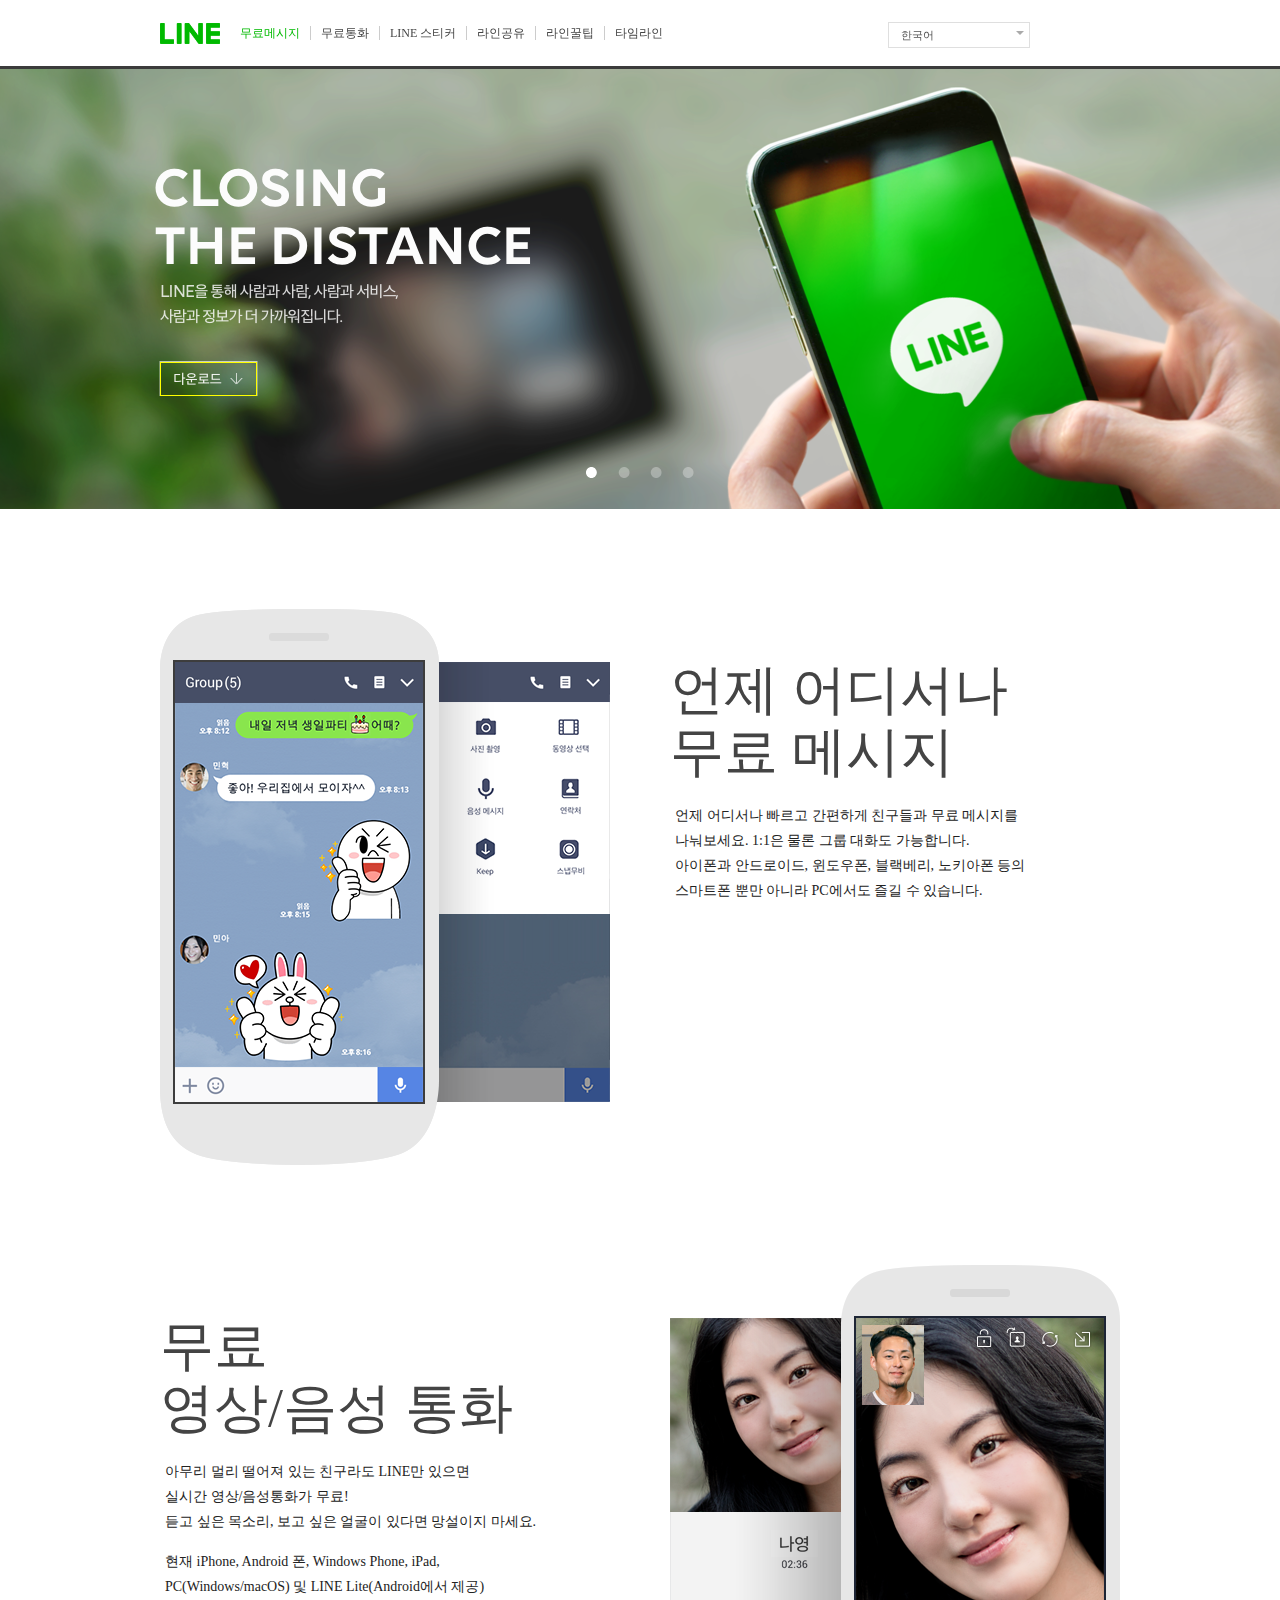
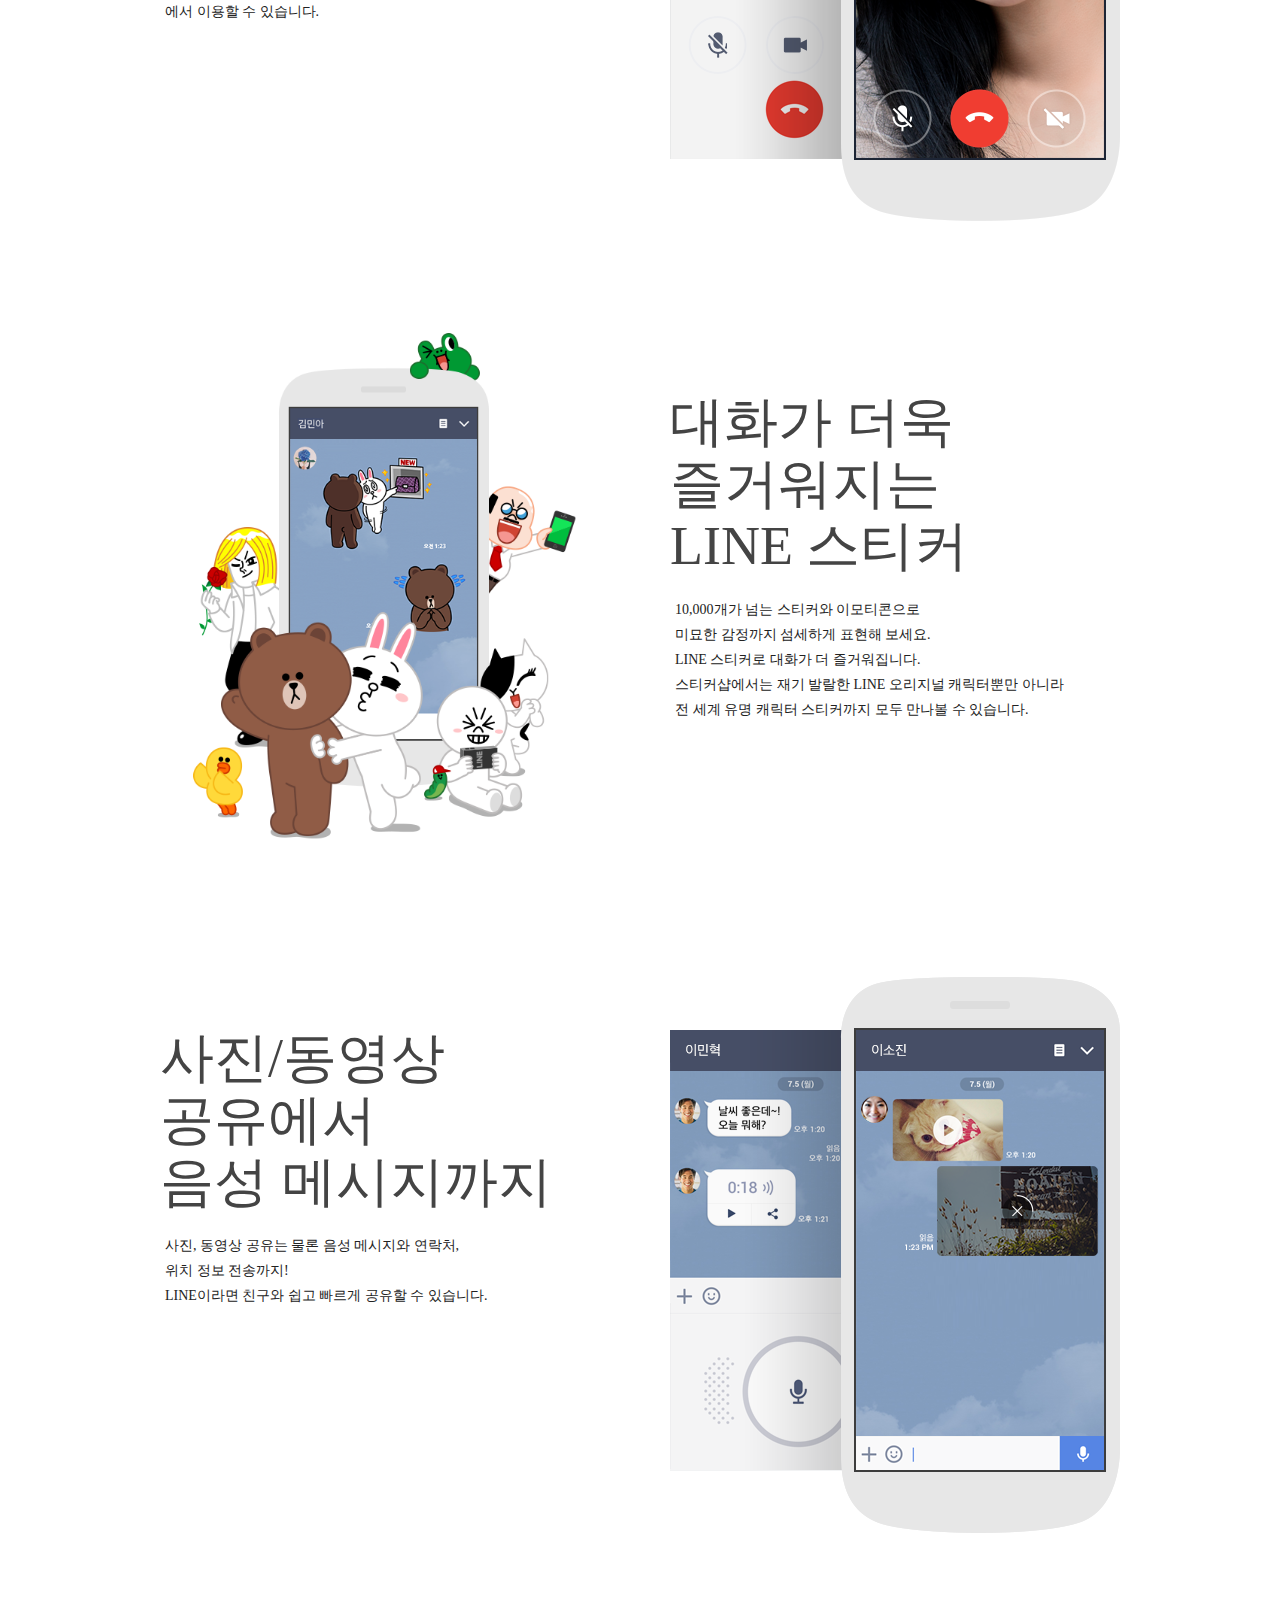
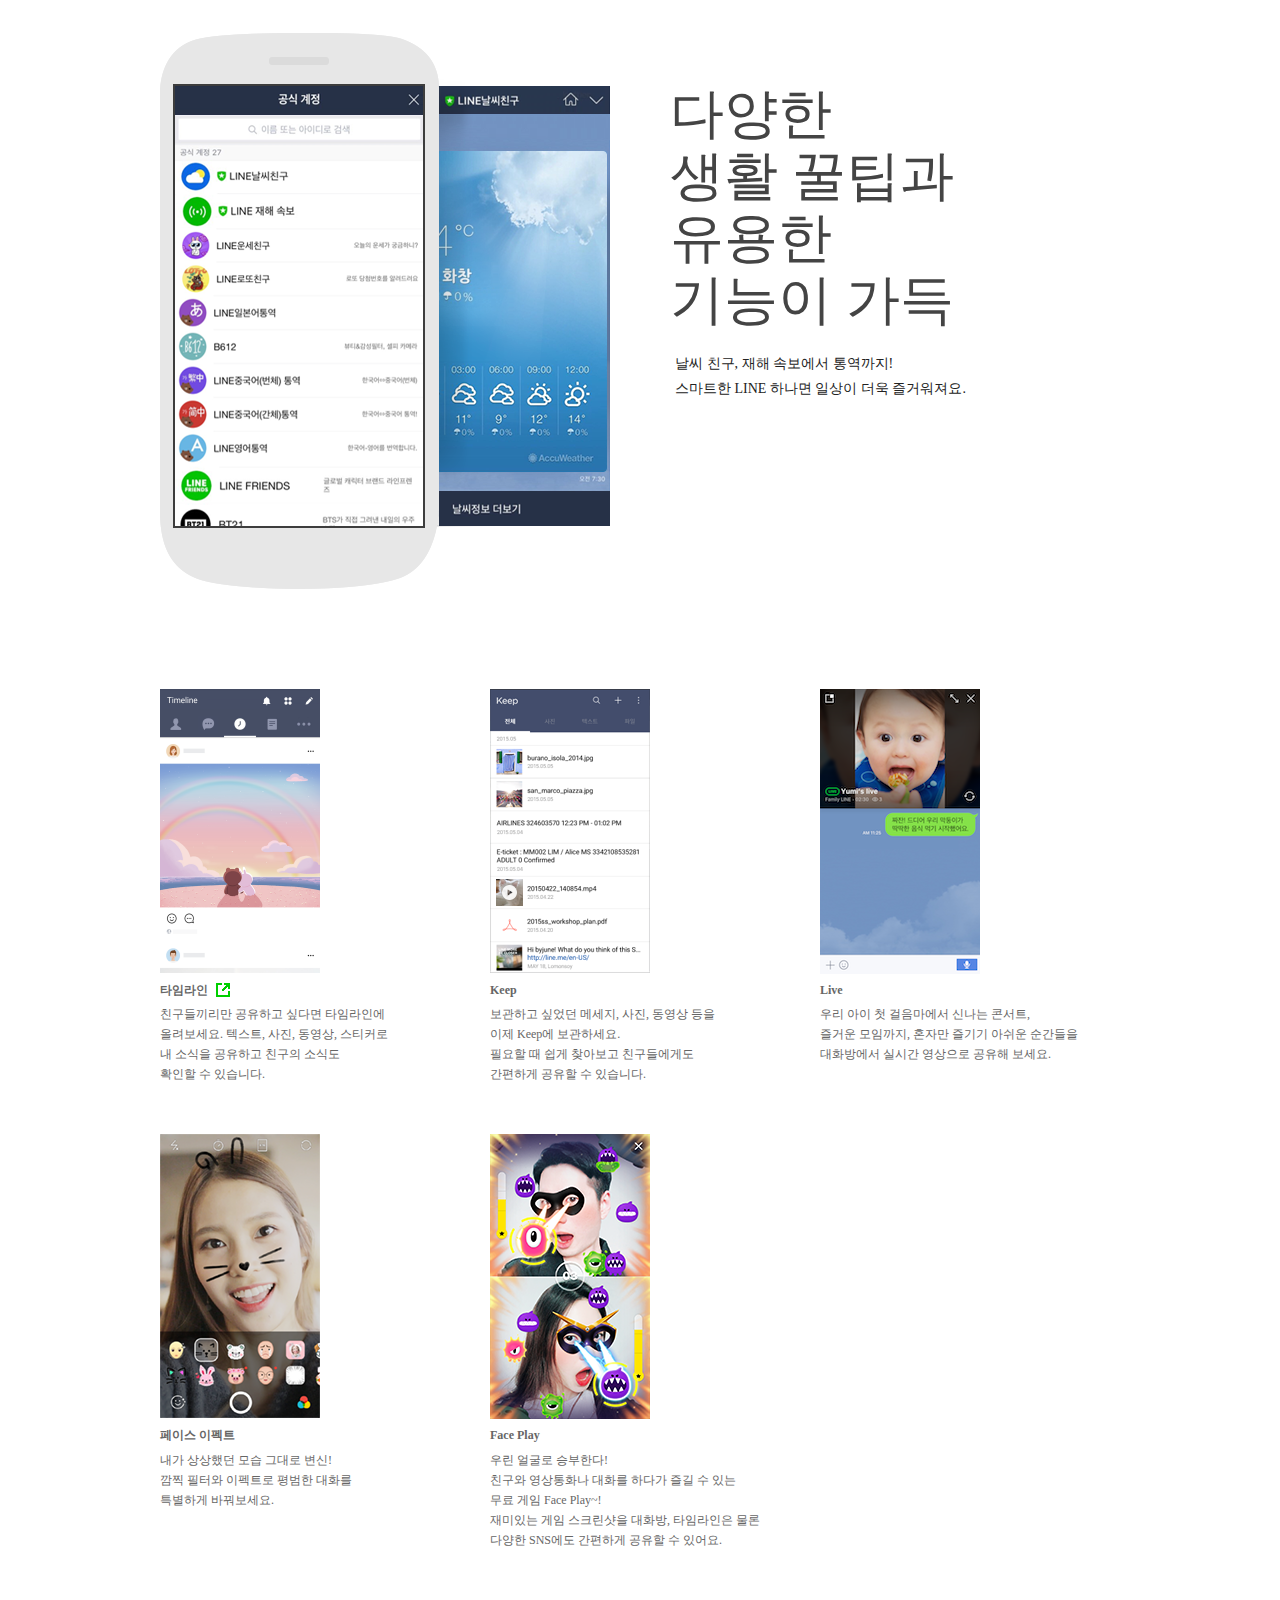
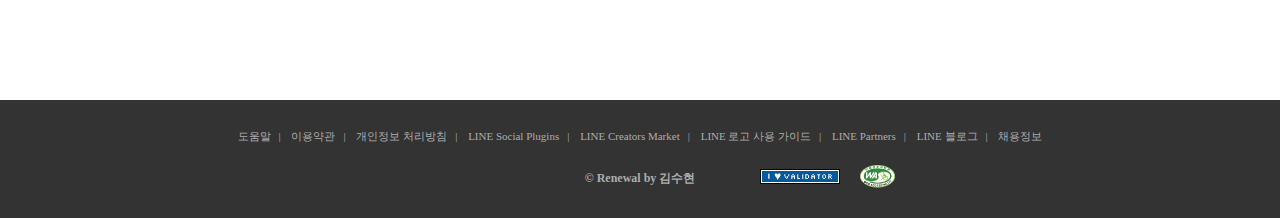
<file: 10-네이버라인-수업(0216)/index.html>
<!DOCTYPE html>
<html lang="ko">
<head>
    <meta charset="UTF-8">
    <meta name="viewport" content="width=device-width, initial-scale=1.0">
    <title>네이버 라인 리뉴얼</title>
    <!-- <link rel="stylesheet" href="./css/reset.css"> -->
    <link rel="stylesheet" href="./css/style.css">
    <script src="./js/jquery.min.js"></script>
    <script src="./js/javascript.js"></script>
</head>
<body>
    <div id="wrap">
        <header>
            <div class="container">
                <h1 class="ci"><a href="#">네이버 라인</a></h1>
                <nav>
                    <h2 class="sr-only">주요 메뉴 바로가기</h2>
                    <ul class="gnb">
                        <li class="on"><a href="#">무료메시지</a></li>
                        <li><a href="#">무료통화</a></li>
                        <li><a href="#">LINE 스티커</a></li>
                        <li><a href="#">라인공유</a></li>
                        <li><a href="#">라인꿀팁</a></li>
                        <li><a href="#">타임라인</a></li>
                    </ul>
                </nav>
                <form name="frmLang" action="#" method="post">
                    <fieldset>
                        <legend>주언어선택</legend>
                        <label for="lang">언어</label>
                        <input type="text" id="lang" name="lang" maxlength="10" disabled value="한국어">
                        <ul class="langlist">
                            <li><a href="#">日本語</a></li>
                            <li class="on"><a href="#">한국어</a></li>
                            <li><a href="#">English</a></li>
                            <li><a href="#">中文(繁體)</a></li>
                            <li><a href="#">ภาษาไทย</a></li>
                            <li><a href="#">Bahasa Indonesia</a></li>
                        </ul>
                    </fieldset>
                </form>
            </div>
        </header>
        <section>
            <h2 class="sr-only">Line의 다양한 서비스</h2>
            
            <article class="line-visual">
                <h3 class="sr-only">Line 대표 서비스</h3>
                <ul class="line-visual-container clearfix">
                    <li>
                        <p>
                            <strong>CLOSING THE DISTANCE</strong>
                            <span>LINE을 통해 사람과 사람, 사람과 서비스, 사람과 정보가 더 가까워집니다.</span>
                            <a href="#" target="_blank">다운로드</a> 
                        </p>
                        
                    </li>
                    <li>
                        <p>
                            <strong>LINERANGERS</strong>
                            <span>귀여운 라인캐릭터와 함께하는 셀리구하기 대작전!외계군단으로부터 마을과 샐리를 구해주세요!</span>
                            <a href="#" target="_blank">Android 다운로드</a>
                            <a href="#" target="_blank">IOS 다운로드</a>
                        </p>
                    </li>
                    <li>
                        <p>
                            <strong>친구들과 함께 즐기는세계 최대 아바타 SNS라인 플레이!</strong>
                            <span>나와 쏙 닮은 아바타를 만들어 나만의 프로필 사진으로 설정하고 나의 개성을 표현하는 다양한 아이템으로 패션, 인테리어를 꾸며보세요.</span>
                            <a href="#" target="_blank">Android 다운로드</a>
                            <a href="#" target="_blank">IOS 다운로드</a>
                        </p>
                    </li>
                    <li>
                        <p>
                            <strong>LINE 아이템을 다양한결제방법으로 구매할수 있는 LINE STORE</strong>
                            <span>최신 아이템과 함께 이벤트 혜택도 받아보세요!</span>
                            <a href="#" target="_blank">Line 스토어 다운로드</a>
                        </p>
                    </li>
                </ul>
                <ol class="line-visual-pagination">
                    <li class="on"><a href="#">CLOSING THE DISTANCE</a></li>
                    <li><a href="#">LINERANGERS</a></li>
                    <li><a href="#">SNS라인 플레이</a></li>
                    <li><a href="#">LINE STORE</a></li>
                </ol>
            </article>
            <hr />
            <article class="srv line-msg">
                <p class="frame"><img src="./images/line_sect_srv_msg.png" alt="#"></p>
                <div class="explain">
                    <h3>
                        언제 어디서나 <br />
                        무료 메시지
                    </h3>
                    <p>
                        언제 어디서나 빠르고 간편하게 친구들과 무료 메시지를 <br />
                        나눠보세요. 1:1은 물론 그룹 대화도 가능합니다. <br />
                        아이폰과 안드로이드, 윈도우폰, 블랙베리, 노키아폰 등의 <br />
                        스마트폰 뿐만 아니라 PC에서도 즐길 수 있습니다.
                    </p>
                </div>
            </article>
            <hr />
            <article class="srv line-tel even">
                <p class="frame"><img src="./images/line_sect_srv_tel.png" alt="#"></p>
                <div class="explain">
                    <h3>
                        무료 <br />
                        영상/음성 통화
                    </h3>
                    <p> 
                        아무리 멀리 떨어져 있는 친구라도 LINE만 있으면 <br />
                        실시간 영상/음성통화가 무료! <br />
                        듣고 싶은 목소리, 보고 싶은 얼굴이 있다면 망설이지 마세요.

                        <span>
                            현재 iPhone, Android 폰, Windows Phone, iPad, <br />
                            PC(Windows/macOS) 및 LINE Lite(Android에서 제공) <br />
                            에서 이용할 수 있습니다.    
                        </span>
                    </p>
                </div>
            </article>
            <hr />
            <article class="srv line-sticker">
                <p class="frame"><img src="./images/line_sect_srv_sticker.png" alt="#"></p>
                <div class="explain">
                    <h3>
                        대화가 더욱 <br />
                        즐거워지는 <br />
                        LINE 스티커 <br />
                    </h3>
                    <p>
                        10,000개가 넘는 스티커와 이모티콘으로 <br />
                        미묘한 감정까지 섬세하게 표현해 보세요. <br />
                        LINE 스티커로 대화가 더 즐거워집니다. <br />
                        스티커샵에서는 재기 발랄한 LINE 오리지널 캐릭터뿐만 아니라 <br />
                        전 세계 유명 캐릭터 스티커까지 모두 만나볼 수 있습니다.
                    </p>
                </div>
            </article>
            <hr />
            <article class="srv line-share even">
                <p class="frame"><img src="./images/line_sect_srv_share.png" alt="#"></p>
                <div class="explain">
                    <h3>
                        사진/동영상 <br />
                        공유에서 <br />
                        음성 메시지까지 
                    </h3>
                    <p> 
                        사진, 동영상 공유는 물론 음성 메시지와 연락처,  <br />
                        위치 정보 전송까지!  <br />
                        LINE이라면 친구와 쉽고 빠르게 공유할 수 있습니다.
                    </p>
                </div>
            </article>
            <hr />
            <article class="srv line-tip">
                <p class="frame"><img src="./images/line_sect_srv_tip.png" alt="#"></p>
                <div class="explain">
                    <h3>
                        다양한 <br />
                        생활 꿀팁과 <br />
                        유용한 <br />
                        기능이 가득
                    </h3>
                    <p>
                        날씨 친구, 재해 속보에서 통역까지! <br />
                        스마트한 LINE 하나면 일상이 더욱 즐거워져요.
                    </p>
                </div>
            </article>
            <hr />
            <article class="srv line-friends">
                <h3 class="sr-only">타임라인, Keep, Live, face</h3>
                <ul>
                    <li>
                        <span class="pht">
                            <img src="./images/line_sect_srv_friends-timeline.png" alt="#">
                        </span>
                        <h4>타임라인 <a href="#">로그인</a></h4>
                        <p>
                            친구들끼리만 공유하고 싶다면 타임라인에 <br />
                            올려보세요. 텍스트, 사진, 동영상, 스티커로 <br />
                            내 소식을 공유하고 친구의 소식도 <br />
                            확인할 수 있습니다. 
                        </p>
                    </li>
                    <li>
                        <span class="pht">
                            <img src="./images/line_sect_srv_friends-keep.png" alt="#">
                        </span>
                        <h4>Keep</h4>
                        <p>
                            보관하고 싶었던 메세지, 사진, 동영상 등을 <br />
                            이제 Keep에 보관하세요. <br />
                            필요할 때 쉽게 찾아보고 친구들에게도 <br />
                            간편하게 공유할 수 있습니다.
                        </p>
                    </li>
                    <li>
                        <span class="pht">
                            <img src="./images/line_sect_srv_friends-live.png" alt="#">
                        </span>
                        <h4>Live</h4>
                        <p>
                            우리 아이 첫 걸음마에서 신나는 콘서트, <br />
                            즐거운 모임까지, 혼자만 즐기기 아쉬운 순간들을 <br />
                            대화방에서 실시간 영상으로 공유해 보세요.
                        </p>
                    </li>
                    <li>
                        <span class="pht">
                            <img src="./images/line_sect_srv_friends-face.png" alt="#">
                        </span>
                        <h4>페이스 이펙트</h4>
                        <p>
                            내가 상상했던 모습 그대로 변신! <br />
                            깜찍 필터와 이펙트로 평범한 대화를 <br />
                            특별하게 바꿔보세요.
                        </p>
                    </li>
                    <li>
                        <span class="pht">
                            <img src="./images/line_sect_srv_friends-faceplay.png" alt="#">
                        </span>
                        <h4>Face Play</h4>
                        <p>
                            우린 얼굴로 승부한다! <br />
                            친구와 영상통화나 대화를 하다가 즐길 수 있는 <br />
                            무료 게임 Face Play~! <br />
                            재미있는 게임 스크린샷을 대화방, 타임라인은 물론 <br />
                            다양한 SNS에도 간편하게 공유할 수 있어요.
                        </p>
                    </li>
                </ul>
            </article>
        </section>
        <footer>
            <div class="container">
                <nav>
                    <h2 class="sr-only">하단메뉴</h2>
                    <p class="fnb">
                        <a href="#">도움말</a><span class="bar">|</span>
                        <a href="#">이용약관</a><span class="bar">|</span>
                        <a href="#">개인정보 처리방침</a><span class="bar">|</span>
                        <a href="#">LINE Social Plugins</a><span class="bar">|</span>
                        <a href="#">LINE Creators Market</a><span class="bar">|</span>
                        <a href="#">LINE 로고 사용 가이드</a><span class="bar">|</span>
                        <a href="#">LINE Partners</a><span class="bar">|</span>
                        <a href="#">LINE 블로그</a><span class="bar">|</span>
                        <a href="#">채용정보</a>
                    </p>
                </nav>

                <address>&copy; Renewal by 김수현</address>
                <a href="#" class="validator">HTML5 DTD 유효성 검사 통과</a>
                <a href="#" class="wa">국가공인 웹 접근성 품질인증 마크 획득</a>
            </div>
        </footer>
    </div>
</body>
</html>
</file>
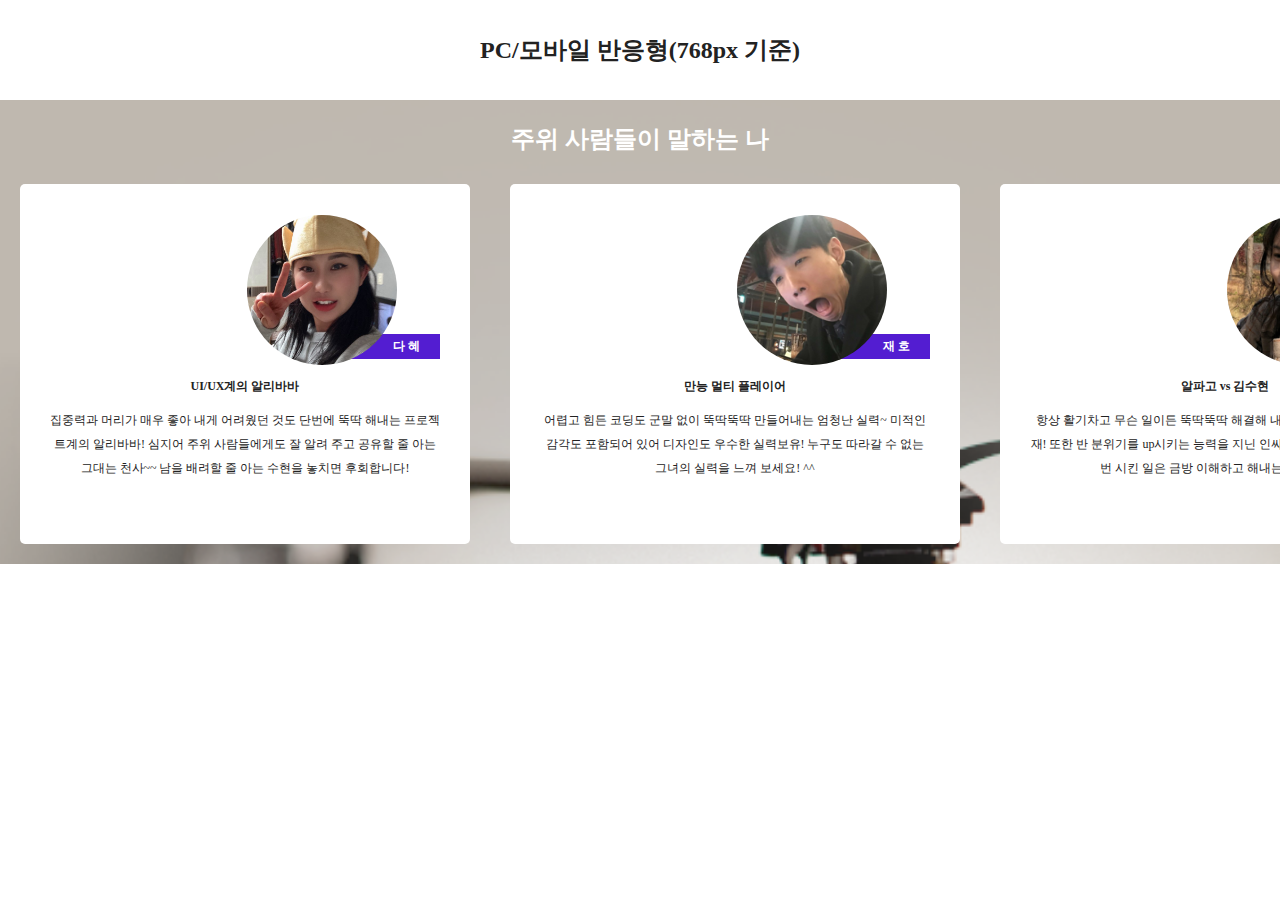
<file: 가마우지/index.html>
<!DOCTYPE html>
<html lang="ko">
<head>
    <meta charset="UTF-8">
    <meta name="viewport" content="width=device-width, initial-scale=1.0">
    <title>주위 사람들이 말하는 나</title>
    <link rel="stylesheet" href="./css/reset.css">
    <link rel="stylesheet" href="./css/style.css">
</head>
<body>
    <div id="wrap">
        <h1 class="text-center">PC/모바일 반응형(768px 기준)</h1>
        
        <section>
            <h2>주위 사람들이 말하는 나</h2>

            <article>
                <h3 class="sr-only">주위 사람들이 말하는 나</h3>

                <ul>
                    <li>
                        <h4>다혜</h4>
                        <p class="tit">UI/UX계의 알리바바</p>
                        <p class="cont">
                            집중력과 머리가 매우 좋아 내게 어려웠던 것도 단번에 
                            뚝딱 해내는 프로젝트계의 알리바바!
                            심지어 주위 사람들에게도 잘 알려 주고 공유할 줄 아는 그대는 천사~~ 
                            남을 배려할 줄 아는 수현을 놓치면 후회합니다!
                        </p>
                    </li>
                    <li>
                        <h4>재호</h4>
                        <p class="tit">만능 멀티 플레이어</p>
                        <p class="cont">
                            어렵고 힘든 코딩도 군말 없이 뚝딱뚝딱 만들어내는 엄청난 실력~ 
                            미적인 감각도 포함되어 있어 디자인도 우수한 실력보유! 
                            누구도 따라갈 수 없는 그녀의 실력을 느껴 보세요! ^^
                        </p>
                    </li>
                    <li>
                        <h4>은지</h4>
                        <p class="tit">알파고 vs 김수현</p>
                        <p class="cont">
                            항상 활기차고 무슨 일이든 뚝딱뚝딱 해결해 내는 당신은 알파고 같은 존재! 
                            또한 반 분위기를 up시키는 능력을 지닌 인싸!
                            이해력이 매우 좋아서 한번 시킨 일은 금방 이해하고 해내는 인재입니다!
                        </p>
                    </li>
                </ul>
            </article>
        </section>
    </div>
</body>
</html>
</file>
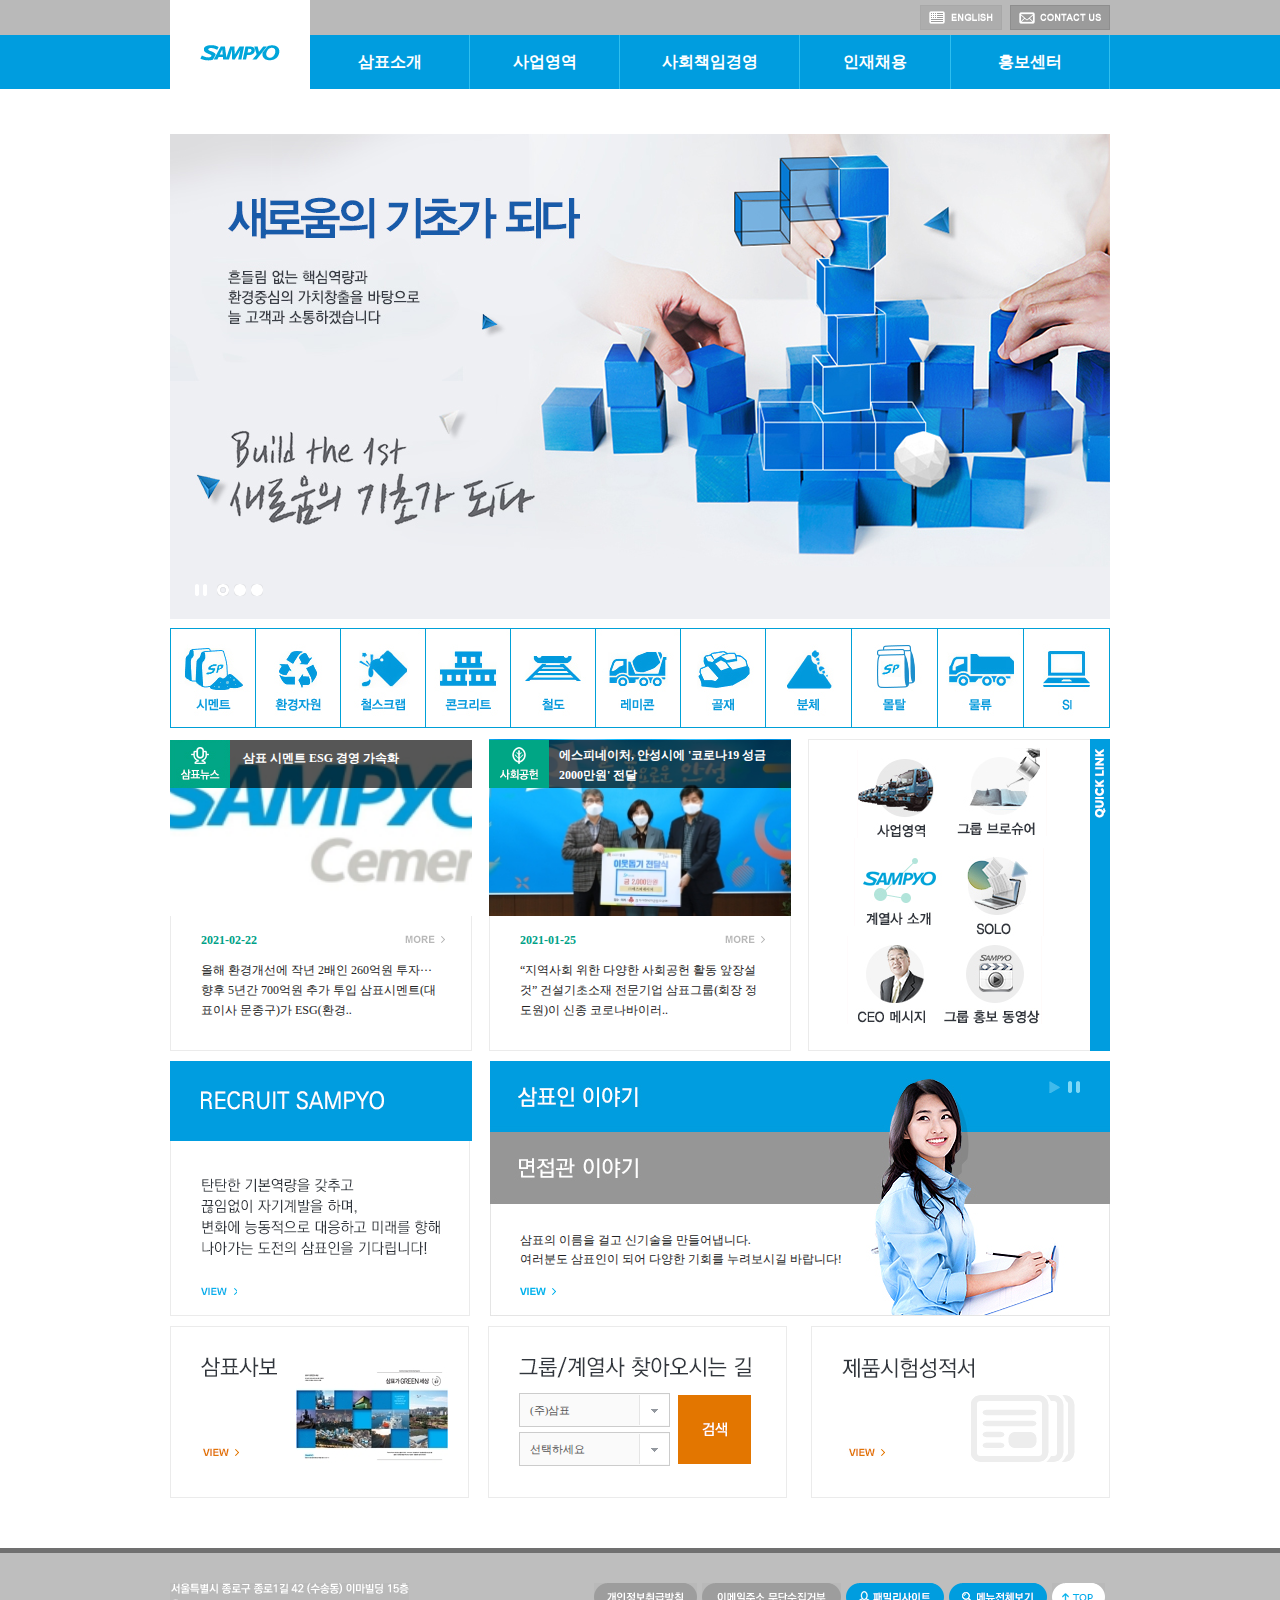
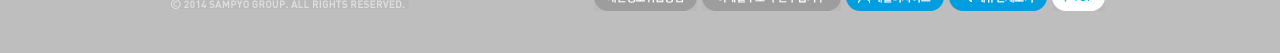
<file: 삼표/index.html>
<!DOCTYPE HTML>
<html lang="ko">
<head>
	<meta charset="UTF-8">
	<title>삼표 그룹</title>
	<link rel="stylesheet" href="./css/reset.css">
	<link rel="stylesheet" href="./css/style.css">
	<script src="./js/jquery.min.js"></script>
	<script src="./js/javascript.js"></script>
	<script src="./js/container.js"></script>
	<script src="./js/story.js"></script>
	<script src="./js/option.js"></script>
</head>
<body>
	<div id="wrap">
		<header>
			<h1><a href="#">삼표</a></h1>

			<div>
				<ul class="snb">
					<li><a href="">In English</a></li>
					<li><a href="">ContactUs</a></li>
				</ul>
			</div>

			<nav>
				<ul class="gnb">
					<li>
						<a href="#">삼표소개<span class="bar"></span></a>
						<ol class="sub">
						   <li><a href="#">개요</a></li>
						   <li><a href="#">비전</a></li>
						   <li><a href="#">CEO메시지</a></li>
						   <li><a href="#">CI</a></li>
						   <li><a href="#">연혁</a></li>
						   <li><a href="#">그룹사현황</a></li>
						</ol>
					 </li>
					 <li>
						<a href="#">사업영역<span class="bar"></span></a>
						<ol class="sub">
						   <li><a href="#">레미콘</a></li>
						   <li><a href="#">골재</a></li>
						   <li><a href="#">시멘트</a></li>
						   <li><a href="#">분체</a></li>
						   <li><a href="#">콘크리트</a></li>
						   <li><a href="#">철도</a></li>
						   <li><a href="#">철스크랩</a></li>
						   <li><a href="#">환경자원</a></li>
						   <li><a href="#">물류</a></li>
						   <li><a href="#">SI</a></li>
						   <li><a href="#">기술개발</a></li>
						</ol>
					 </li>
					 <li>
						<a href="#">사회책임경영<span class="bar"></span></a>
						<ol class="sub">
						   <li><a href="#">사회공헌</a></li>
						   <li><a href="#">환경경영</a></li>
						   <li><a href="#">사이버 감사실</a></li>
						</ol>                  
					 </li>
					 <li>
						<a href="#">인재채용<span class="bar"></span></a>
						<ol class="sub">
						   <li><a href="#">인재상</a></li>
						   <li><a href="#">인사제도</a></li>
						   <li><a href="#">인재육성</a></li>
						   <li><a href="#">채용안내</a></li>
						   <li><a href="#">삼표인</a></li>
						</ol>                  
					 </li>
					 <li>
						<a href="#">홍보센터<span class="bar"></span></a>
						<ol class="sub">
						   <li><a href="#">삼표소식</a></li>
						   <li><a href="#">삼표사보</a></li>
						   <li><a href="#">홍보영상</a></li>
						   <li><a href="#">삼표 브로슈어</a></li>
						   <li><a href="#">공고</a></li>
						</ol>                  
					 </li>
				</ul>
			</nav>
		</header>
		<section>
			<h2>기사</h2>
            <div id="section">
                <ul class="container">
                    <li>1</li>
                    <li>2</li>
                    <li>3</li>
                </ul>
                
                <ul class="prev">
                    <li class="prev"><a href="#">이전</a></li>
                    <li class="next"><a href="#">다음</a></li>
                </ul>

                <ol class="button">
                    <li class="on"><a href="#">1</a></li>
                    <li><a href="#">2</a></li>
                    <li><a href="#">3</a></li>
                </ol>

                <a href="#" class="play">p</a>
                <a href="#" class="stop">s</a>
            </div>

			<div class="bar">
				<p><a href="#"><img src="./images/main_util_ico_v3.jpg" alt="#"></a></p>
			</div>

			<div id="middle">
				<div class="article">
					<ul class="article1">
						<li class="pht">1</li>
						<li class="txt">
							<strong>2021-02-22</strong> <br />
							올해 환경개선에 작년 2배인 260억원 투자···향후 5년간 700억원 추가 
							투입 삼표시멘트(대표이사 문종구)가 ESG(환경..
						</li>
						<li class="more"><a href="#">more</a></li>
					</ul>

					<ul class="article2">
						<li class="pht">에스피네이처</li>
						<li class="txt">
							<strong>2021-01-25</strong> <br />
							“지역사회 위한 다양한 사회공헌 활동 앞장설 것” 건설기초소재 전문기업 
							삼표그룹(회장 정도원)이 신종 코로나바이러..
						</li>
						<li class="more"><a href="#">more</a></li>
					</ul>

					<ul class="article3">
						<li><a href="#">사업영역</a></li>
						<li><a href="#">그룹 브로슈어</a></li>
						<li><a href="#">계열사 소개</a></li>
						<li><a href="#">SOLO</a></li>
						<li><a href="#">CEO메시지</a></li>
						<li><a href="#">그룹 홍보 동영상</a></li>
						<li>quickmenu</li>
					</ul>
				</div>

				<div class="box">
					<div class="pic1">
						<ul>
							<li class="notice">삼표뉴스</li>
							<li>
								<strong>삼표 시멘트 ESG 경영 가속화</strong>
							</li>
						</ul>
					</div>

					<div class="pic2">
						<ul>
							<li class="news">사회공헌</li>
							<li class="txt">
								<strong>
									에스피네이처, 안성시에 '코로나19 성금
									2000만원' 전달
								</strong>	
							</li>
						</ul>
					</div>
				</div>
				<div class="slides">
					<ol class="article4">
						<li>recruit sampyo</li>
						<li>recruit sampyo</li>
						<li>탄탄한 기본 역량을-</li>
						<li>view</li>
					</ol>

					<ul class="story">
						<li>
							<h2 class="sr-only">삼표인 이야기</h2>
							<a href="#" class="story_1">면접관 이야기 바로가기</a>
							<p>
								삼표의 이름을 걸고 신기술을 만들어냅니다. <br /> 
								여러분도 삼표인이 되어 다양한 기회를 누려보시길 바랍니다!
							</p>
							<a href="#">view</a>
						</li>
						<li>
							<h2 class="sr-only">면접관 이야기</h2>
							<a href="#" class="story_2">삼표인 이야기 바로가기</a>
		
							<p>
								면접관 이야기한결같은 열정으로 꿈을 이룹니다. 삼표인이 되고자 하시는 <br />
								분들에게 당부하고 싶은 이야기를 전해드립니다.
							</p>
							<a href="#">view</a>
						</li>
					</ul>
		
					<a href="#" class="btn_play">자동재생</a>
					<a href="#" class="btn_stop">재생멈춤</a>
				</div>

				<div class="option">

					<ol class="article5">
						<li>삼표사보</li>
						<li><a href="#">이미지</a></li>
						<li><a href="#">view</a></li>
					</ol>

					<div class="select">
						<h2 class="text-center">그룹/계열사 찾아오시는 길</h2>
						<form name="selecCompanyName" action="#" method="POST">
							<fieldset class="select-name">
								<legend>회사 선택</legend>
								<input id="selName" name="selName" type="text" disabled value="(주)삼표">
								<label for="selName">회사 선택하기</label>
								<ul>
									<li><a href="#" class="on">(주)삼표</a></li>
									<li><a href="#">(주)삼표산업</a></li>
									<li><a href="#">삼표피앤씨(주)</a></li>
									<li><a href="#">(주)홍명산업</a></li>
									<li><a href="#">(주)앤알씨</a></li>
									<li><a href="#">(주)팬트랙</a></li>
									<li><a href="#">(주)네비앤알이씨</a></li>
									<li><a href="#">(주)삼척이앤씨</a></li>
									<li><a href="#">(주)삼표시멘트</a></li>
									<li><a href="#">(주)알엠씨</a></li>
									<li><a href="#">(주)에스피네이처</a></li>
									<li><a href="#">(주)에스피환경</a></li>
									<li><a href="#">삼표레일웨이(주)</a></li>
								</ul>
							</fieldset>
						</form> 
						<form name="selecCompanyDiv" action="#" method="POST">
							<fieldset class="select-div">
								<legend>영역 선택</legend>
								<label for="selDiv">영역 선택하기</label>
								<input id="selDiv" name="selDiv" type="text" disabled value="선택하세요">
								<ul class="select-sampyo">
									<li class="on"><a href="#">선택하세요</a></li>
									<li><a href="#">물류</a></li>
									<li><a href="#">SI</a></li>
								</ul>
								<ul class="select-sampyo_industry">
									<li class="on"><a href="#">선택하세요</a></li>
									<li><a href="#">골재</a></li>
									<li><a href="#">레미콘</a></li>
									<li><a href="#">몰탈</a></li>
								</ul>
								<ul class="select-sampyo_pnc">
									<li class="on"><a href="#">선택하세요</a></li>
									<li><a href="#">콘크리트</a></li>
								</ul>
								<ul class="select-hongmyeong_industry">
									<li class="on"><a href="#">선택하세요</a></li>
									<li><a href="#">환경자원</a></li>
								</ul>
								<ul class="select-nrc">
									<li class="on"><a href="#">선택하세요</a></li>
									<li><a href="#">골재</a></li>
								</ul>
								<ul class="select-pantrack">
									<li class="on"><a href="#">선택하세요</a></li>
									<li><a href="#">철도</a></li>
								</ul>
								<ul class="select-navi_nrec">
									<li class="on"><a href="#">선택하세요</a></li>
									<li><a href="#">환경자원_bak</a></li>
								</ul>
								<ul class="select-samcheok_enc">
									<li class="on"><a href="#">선택하세요</a></li>
									<li><a href="#">환경자원</a></li>
								</ul>
								<ul class="select-sampyo_cement">
									<li class="on"><a href="#">선택하세요</a></li>
									<li><a href="#">시멘트</a></li>
								</ul>
								<ul class="select-rmc">
									<li class="on"><a href="#">선택하세요</a></li>
									<li><a href="#">레미콘</a></li>
								</ul>
								<ul class="select-sp_nature">
									<li class="on"><a href="#">선택하세요</a></li>
									<li><a href="#">골재</a></li>
									<li><a href="#">분체</a></li>
									<li><a href="#">철스크랩</a></li>
									<li><a href="#">콘크리트</a></li>
									<li><a href="#">환경자원</a></li>
									<li><a href="#">환경자원_bak</a></li>
								</ul>
								<ul class="select-sp_envi">
									<li class="on"><a href="#">선택하세요</a></li>
									<li><a href="#">환경자원</a></li>
								</ul>
								<ul class="select-sampyo_railway">
									<li class="on"><a href="#">선택하세요</a></li>
									<li><a href="#">철도</a></li>             
								</ul>
							</fieldset>
						</form>

						<button type="button">검색</button>
					</div>
					
					<ol class="article6">
						<li>제품 시험 성적서</li>
						<li>이미지</li>
						<li><a href="#">view</a></li>
					</ol>
				
			</div>
        </section>

		<footer>
			<div class="footer">
				<address>삼표 주소</address>
				<ul>
					<li><a href="#">개인정보취급방침</a></li>
					<li><a href="#">이메일주소무단수집거부</a></li>
					<li><a href="#">패밀리사이트</a></li>
					<li><a href="#">메뉴전체보기</a></li>
					<li><a href="#">top</a></li>
				</ul>
			</div>
		
		</footer>
	</div>
</body>
</html>
</file>
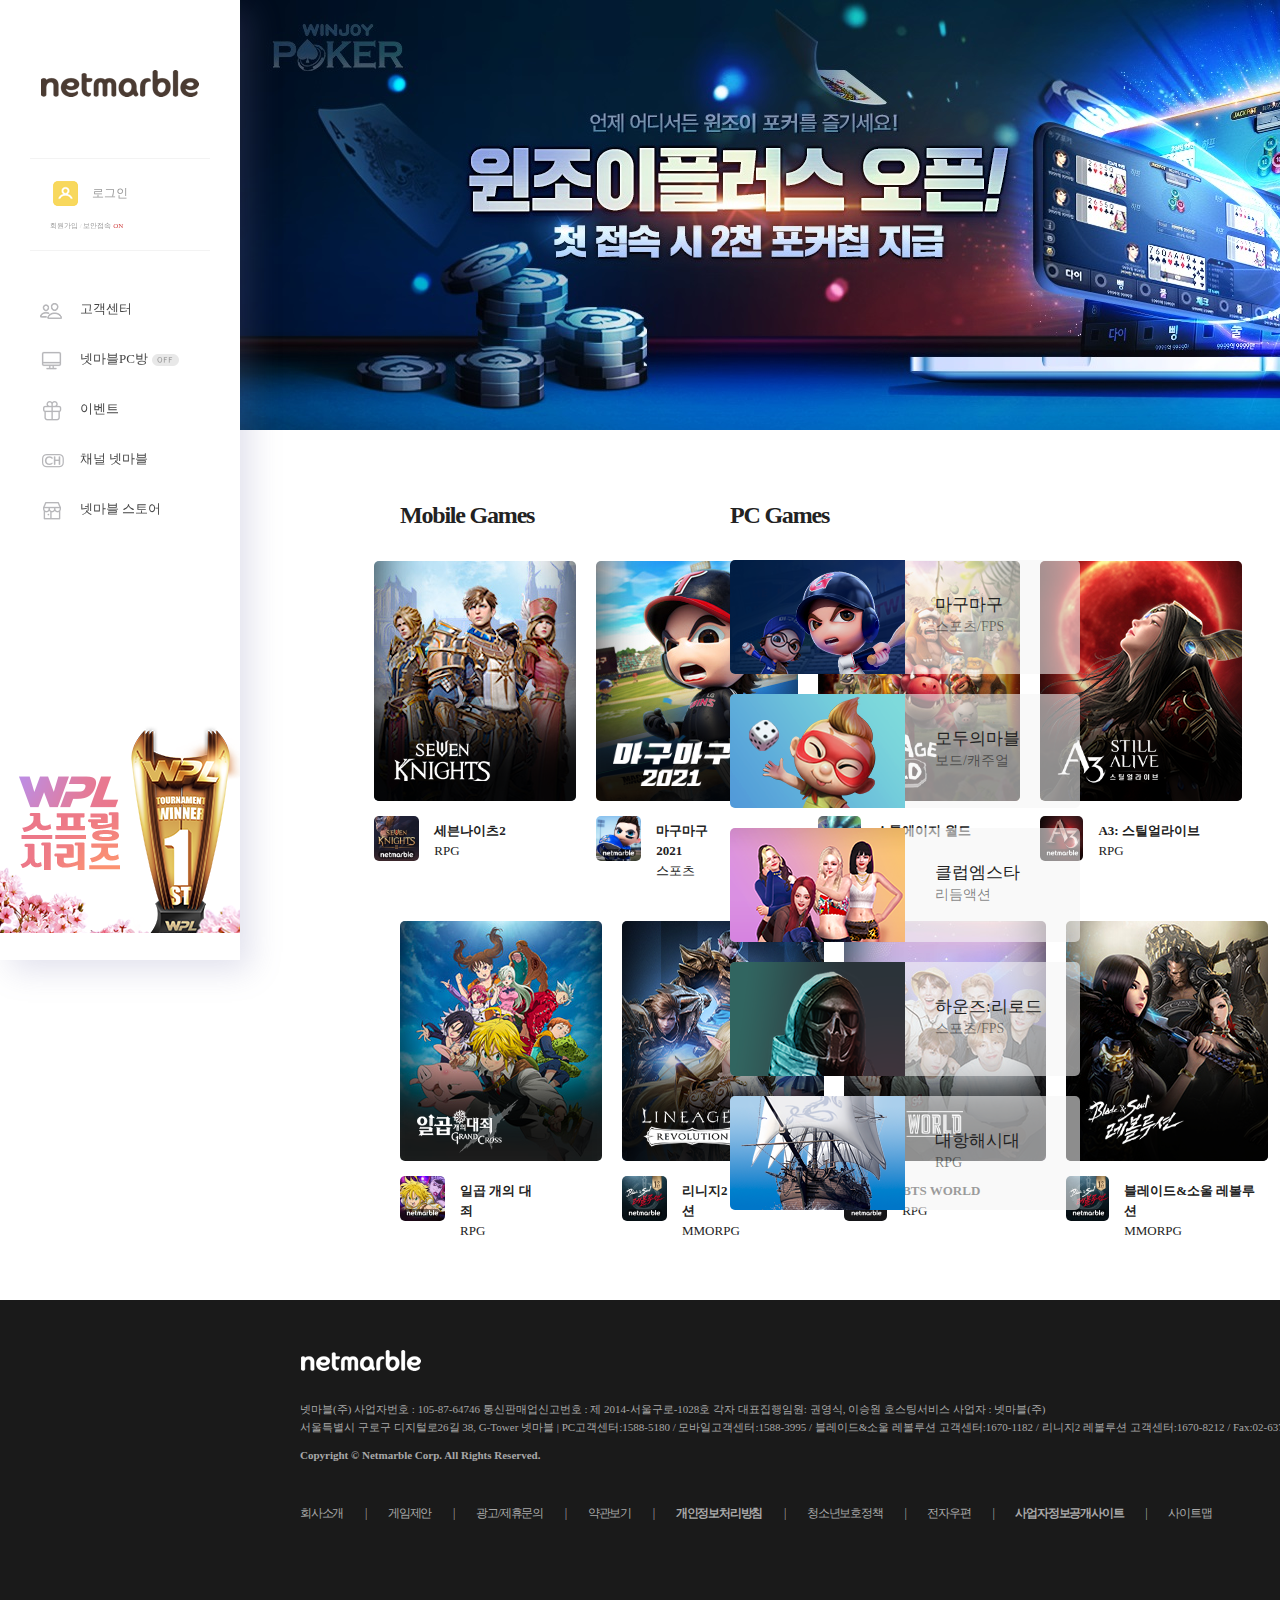
<file: 넷마블/넷마블.html>
<!DOCTYPE html>
<html lang="ko">
<head>
    <meta charset="UTF-8">
    <title>넷마블</title>
    <link rel="stylesheet" href="./css/reset.css">
    <link rel="stylesheet" href="./css/style.css">
    <script src="./js/jquery.min.js"></script>
    <script src="./js/javascript.js"></script>
</head>
<body>
    <div id="wrap">
        <header>
            <h1 class="logo">
                <a href="#">netmarble</a>
            </h1>

                <ul class="login">
                    <li>
                        <a href="#">로그인이미지</a>
                    </li>
                    <li>
                        <a href="#">로그인</a>
                    </li>
                    <li>
                        <a href="#">회원가입</a>&nbsp;<strong>/</strong>&nbsp;<a href="#">보안접속</a>&nbsp;ON
                    </li>
                </ul>

                <div class="mnu">

                    <a href="#">
                        <ul class="center">
                            <li>
                                고객센터
                            </li>
                            <li>
                                고객센터
                            </li>
                        </ul>
                    </a>

                    <a href="#">
                        <ul class="pc">
                            <li>
                                PC
                            </li>
                            <li>
                                넷마블PC방
                            </li>
                            <li>
                                off
                            </li>
                        </ul>
                    </a>

                    <a href="#">
                        <ul class="event">
                            <li>선물</li>
                            <li>
                                이벤트
                            </li>
                        </ul>
                    </a>

                    <a href="#">
                        <ul class="chn">
                            <li>채널 넷마블</li>
                            <li>
                                채널 넷마블
                            </li>
                        </ul>
                   </a>

                   <a href="#">
                        <ul class="store">
                            <li>넷마블 스토어</li>
                            <li>
                                넷마블 스토어
                            </li>
                        </ul>
                    </a>

                    
                    <p class="spring">
                        <a href="#">스프링 시리즈</a>
                    </p>
            </div>
        </header>

        <section>
            <h2>슬라이드</h2>
            <ul class="slides">
                <li>1</li>
                <li>2</li>
                <li>3</li>
                <li>4</li>
                <li>5</li>
            </ul>
            <ul class="nav">
                <li>세븐나이츠2</li>
                <li>제2의 나라</li>
                <li>레이븐</li>
                <li>엠스타</li>
                <li>윈조이 포커</li>
            </ul>
            
            <article>
                <div class="mobile">
                    <h2>Mobile Games</h2>
                    <ul class="seven">
                        <li>
                            <a href="#">세븐나이츠</a>
                        </li>
                        <li>
                            <a href="#">이미지</a>
                        </li>

                        <li class="box">
                            <p class="img"><a href="#">세븐나이츠</a></p>
                            <p><a href="#"><strong>세븐나이츠2</strong><br/>RPG</a></p>
                        </li>
                    </ul>

                    <ul class="base">
                        <li>
                            <a href="#">마구마구 2021</a>
                        </li>
                        <li>
                            <a href="#">이미지</a>
                        </li>

                        <li class="box">
                            <p class="img"><a href="#">마구마구</a></p>
                            <p><a href="#"><strong>마구마구 2021</strong><br/>스포츠</a></p>
                        </li>
                    </ul>
                    <ul class="stone">
                        <li>
                            <a href="#">스톤에이지 월드</a>
                        </li>
                        <li>
                            <a href="#">이미지</a>
                        </li>

                        <li class="box">
                            <p class="img"><a href="#">스톤에이지 월드</a></p>
                            <p><a href="#"><strong>스톤에이지 월드</strong><br/>RPG</a></p>
                        </li>
                    </ul>
                    <ul class="still">
                        <li>
                            <a href="#">A3: 스틸얼라이브</a>
                        </li>
                        <li>
                            <a href="#">이미지</a>
                        </li>

                        <li class="box">
                            <p class="img"><a href="#">A3: 스틸얼라이브</a></p>
                            <p><a href="#"><strong>A3: 스틸얼라이브</strong><br/>RPG</a></p>
                        </li>
                    </ul>
                    <ul class="big">
                        <li>
                            <a href="#">일곱 개의 대죄</a>
                        </li>
                        <li>
                            <a href="#">이미지</a>
                        </li>


                        <li class="box">
                            <p class="img"><a href="#">일곱 개의 대죄</a></p>
                            <p><a href="#"><strong>일곱 개의 대죄</strong><br/>RPG</a></p>
                        </li>
                    </ul>
                    <ul class="rev">
                        <li>
                            <a href="#">리니지2 레볼루션</a>
                        </li>
                        <li>
                            <a href="#">이미지</a>
                        </li>


                        <li class="box">
                            <p class="img"><a href="#">리니지2 레볼루션</a></p>
                            <p><a href="#"><strong>리니지2 레볼루션</strong><br/>MMORPG</a></p>
                        </li>
                    </ul>
                    <ul class="bts">
                        <li>
                            <a href="#">BTS WORLD</a>
                        </li>
                        <li>
                            <a href="#">이미지</a>
                        </li>

                        <li class="box">
                            <p class="img"><a href="#">BTS WORLD</a></p>
                            <p><a href="#"><strong>BTS WORLD</strong><br/>RPG</a></p>
                        </li>
                    </ul>
                    <ul class="soul">
                        <li>
                            <a href="#">블레이드&소울 레볼루션</a>
                        </li>
                        <li>
                            <a href="#">이미지</a>
                        </li>

                        <li class="box">
                            <p class="img"><a href="#">블레이드&소울 레볼루션</a></p>
                            <p><a href="#"><strong>블레이드&소울 레볼루션</strong><br/>MMORPG</a></p>
                        </li>
                    </ul>

                    <div class="pcgame">
                        <h2>PC Games</h2>
                        <a href="#">
                            <ul class="magu">
                                    <li>photo</li>
                                    <li>마구마구<br /><strong>스포츠/FPS</strong></li>
                            </ul>
                        </a>

                        <a href="#">
                            <ul class="mable">
                                <li>photo</li>
                                <li>모두의마블<br /><strong>보드/캐주얼</strong></li>
                            </ul>
                        </a>    

                        <a href="#">
                            <ul class="club">
                                <li>photo</li>
                                <li>클럽엠스타<br /><strong>리듬액션</strong></li>
                            </ul>
                        </a>

                        <a href="#">
                            <ul class="rrd">
                                <li>photo</li>
                                <li>하운즈:리로드<br /><strong>스포츠/FPS</strong></li>
                            </ul>
                        </a>

                        <a href="#">
                            <ul class="dae">
                                <li>photo</li>
                                <li>대항해시대<br /><strong>RPG</strong></li>
                            </ul>
                        </a>
                    </div>
                </div>
            </article>
        </section>
        <footer>
            <h2 class="logo">netmarble</h2>

            <div class="fot">
                <p>
                    넷마블(주) 사업자번호 : 105-87-64746 통신판매업신고번호 : 제 2014-서울구로-1028호 
                    각자 대표집행임원: 권영식, 이승원 호스팅서비스 사업자 : 넷마블(주)
                </p>
                <p>
                    서울특별시 구로구 디지털로26길 38, G-Tower 넷마블 | PC고객센터:1588-5180 / 
                    모바일고객센터:1588-3995 / 블레이드&소울 레볼루션 고객센터:1670-1182 / 
                    리니지2 레볼루션 고객센터:1670-8212 / Fax:02-6375-1790
                </p>
                <p class="copy">
                    Copyright © Netmarble Corp. All Rights Reserved.
                </p>

                <p>
                    <a href="#">회사소개</a> | <a href="#">게임제안</a>  | <a href="#">광고/제휴문의</a>  | <a href="#">약관보기</a>  | 
                    <a href="#"><strong>개인정보처리방침</strong></a>  | <a href="#">청소년보호정책</a> | <a href="#">전자우편</a> | 
                    <a href="#"><strong>사업자정보공개사이트</strong></a> | 
                    <a href="#">사이트맵</a>
                </p>
            </div>
        </footer>
    </div>
</body>
</html>
</file>
<file: 가마우지/css/style.css>
@charset "utf-8";

#wrap{font-family: 맑은고딕;}

section{
    background-image: url(../images/img_bg.png);
    background-size: cover;
}

section>h2{
    padding: 25px;
    color: #fff;
    font-size: 24px;
    text-align: center;
}

article>ul{
    display: flex;
    justify-content: space-evenly;
    height: 400px;
    margin-top: -15px;
}

article>ul>li{
    display: block;
    width: calc(100% / 3);
    margin: 20px;
    padding: 30px;

    text-align: center;
    line-height: 24px;

    background-color: #fff;
    border-radius: 5px;
}

article>ul>li>h4{
    display: block;
    position: relative;
    padding: 5px;

    width: 80px;
    height: 15px;
    margin: 120px auto 0;
    margin-left: 300px;

    color: #fff;
    line-height: 15px;
    letter-spacing: 3px;
    text-align: center;
    text-indent: 25px;

    background-color: rgb(83, 29, 209);
}

article>ul>li:nth-child(1)>h4:after{
    display: block;
    position: absolute;
    top: -119px;
    right: 43px;

    width: 150px;
    height: 150px;

    background-image: url(../images/p1.png);
    background-size: cover;
    border-radius: 50%;
    content: '';
}

article>ul>li:nth-child(2)>h4:after{
    display: block;
    position: absolute;
    top: -119px;
    right: 43px;

    width: 150px;
    height: 150px;

    background-image: url(../images/p2.png);
    background-size: cover;
    border-radius: 50%;
    content: '';
}

article>ul>li:nth-child(3)>h4:after{
    display: block;
    position: absolute;
    top: -119px;
    right: 43px;

    width: 150px;
    height: 150px;

    background-image: url(../images/p3.png);
    background-size: cover;
    border-radius: 50%;
    content: '';
}


article>ul>li>.tit{
    display: block;
    margin-top: 15px;
    font-weight: 800;
}
article>ul>li>.cont{
    margin-top: 10px;
}


@media screen and (max-width:765px){

    article>ul{
        display: block;
        width: 90%;
        min-height: 1200px;
        margin: 0 auto;
    }

    article>ul>li{
        width: 80%;
        margin: 0 auto;
        margin-bottom: 50px;
    }

    article>ul>li>h4{
        margin-left: 58%;
    }
}
</file>
<file: 삼표/css/style.css>
@charset "utf-8";
@import url(./section.css);
@import url(./section2.css);
@import url(./section3.css);
@import url(./section4.css);
@import url(./option.css);
@import url(./footer.css);


header{
    position: relative;
    width: 100%;
    height: 134px;
    background-color: #fff;
}

header>h1{
    position: absolute;
    left: 50%;
    top: 0;
    margin-left: -470px;
    width: 140px;
    background-image: url(../images/h1_logo.gif);
    z-index: 1000;
}

header>h1>a{
    display: block;
    height: 109px;
    text-indent: -9999px;
}

header>div{
    height: 35px;
    background-color: #b9b9b9;
}

header>div>.snb{
    display: flex;
    flex-flow: row nowrap;
    justify-content: space-between;
    position: absolute;
    left: 50%;
    top: 5px;
    width: 190px;
    margin-left: 280px;
}

header>div>.snb>li:nth-child(1){width: 82px;background-image: url(../images/btn_top_util02.gif);}
header>div>.snb>li:nth-child(2){width: 100px;background-image: url(../images/btn_top_util03.gif);}

header>div>.snb>li>a{
    display: block;
    height: 25px;
    text-indent: -9999px;
}

header>nav{
    position: absolute;
    left: 0;
    top: 35px;
    width: 100%;
    height: 54px;
    background-color: #009ddf;
}

header>nav>.gnb{
    display: flex;
    flex-direction: row;
    flex-wrap: nowrap;
    overflow: hidden;
    position: absolute;
    left: 50%;
    top: 0;
    width: 800px;
    height: 99px;
    margin-left: -330px;
}

header>nav>.gnb>li:nth-child(1){width: 160px;}
header>nav>.gnb>li:nth-child(2){width: 150px;}
header>nav>.gnb>li:nth-child(3){width: 180px;}
header>nav>.gnb>li:nth-child(4){width: 151px;}
header>nav>.gnb>li:nth-child(5){width: 159px;}

header>nav>.gnb>li>a{
    display: block;
    position: relative;
    height: 54px;

    color: #fff;
    font-weight: 600;
    font-size: 16px;

    line-height: 54px;
    text-align: center;
    border-right: 1px solid #2FBFEF;
    box-sizing: border-box;
}

header>nav>.gnb>li:hover>a,
header>nav>.gnb>li.on>a{
    color: #222;
    background-color: #fff;
}

header>nav>.gnb>li>a>.bar{
    display: block;
    position: absolute;
    left: 50%;
    bottom: 0;
    width: 65px;
    height: 5px;
    margin-left: -33px;
    background-color: #009ddf;
}

header>nav>.gnb>li:nth-child(1)>a>.bar{width: 65px;margin-left: -33px;}
header>nav>.gnb>li:nth-child(2)>a>.bar{width: 65px;margin-left: -33px;}
header>nav>.gnb>li:nth-child(3)>a>.bar{width: 97px;margin-left: -48px;}
header>nav>.gnb>li:nth-child(4)>a>.bar{width: 66px;margin-left: -33px;}
header>nav>.gnb>li:nth-child(5)>a>.bar{width: 66px;margin-left: -33px;}


/* 서브메뉴 */
header>nav>.gnb>li>.sub{
    display: none;
    position: absolute;
    left: 0;
    top: 54px;
    width: 1000px;
}

header>nav>.gnb>li:nth-child(1)>.sub{margin-left: 35px;}
header>nav>.gnb>li:nth-child(2)>.sub{margin-left: 20px;}
header>nav>.gnb>li:nth-child(3)>.sub{margin-left: 250px;}
header>nav>.gnb>li:nth-child(4)>.sub{margin-left: 200px;}
header>nav>.gnb>li:nth-child(5)>.sub{margin-left: 350px;}

header>nav>.gnb>li>.sub>li{
    float: left;
    margin: 0 12px;
}

header>nav>.gnb>li>.sub>li>a{
    display: block;
    height: 45px;
    line-height: 45px;
    text-align: center;
}

header>nav>.gnb>li>.sub>li:hover>a{
    color: #000;
    font-weight: 800;
}
</file>
<file: 넷마블/css/style.css>
@charset "utf-8";
@import url(../css/section.css);
@import url(../css/article.css);
@import url(../css/pcgames.css);
@import url(../css/footer.css);

#wrap{
    font-size: 13px;
    font-weight: normal;
    font-family: "Noto Sans CJK KR Light";
}


header{
    position: fixed;
    width: 180px;
    height: 100%;
    padding: 30px;
    background-color: #fff;
    box-shadow: 10px 10px 30px rgba(117, 118, 173, 0.219);
    z-index: 10;
}

header>.logo{
    display: block;
    width: 159px;
    height: 28px;
    margin: 40px auto;
    text-indent: -9999px;
    background-image: url(../images/sp-main.png);
}

header>.logo>a{
    display: block;
    width: 100%;
    height: 100%;
}

.login{
    display: flex;
    margin-top: 60px;
    margin-bottom: 50px;
    padding: 20px;
    flex-wrap: wrap;
    color: rgb(209, 69, 69);
    border: 1px solid rgb(243, 243, 243);
    border-right: none;
    border-left: none;
}

.login>li>a{
    color: rgb(153, 153, 153);
}

.login>li:nth-child(1){
    display: block;
    width: 32px;
    height: 28px;
    text-indent: -9999px;
    background-image: url(../images/sp-main.png);
    background-position: -55px -45px;
}

.login>li:nth-child(2){
    margin-top: 7px;
    margin-left: 10px;
    color: rgb(29, 3, 3);
    font-size: 12px;
    /* font-weight: 800; */
}

.login>li:nth-child(3){
    margin-top: 15px;
    font-size: 7px;
}

.login>li:nth-child(3)>strong{
    color: rgb(228, 228, 228);
}

header>.mnu>a>ul{
    display: flex;
    height: 50px;
    margin-left: 10px;
    color: rgb(68, 68, 68);
    font-family: 'Noto Sans CJK KR Regular';
}

header>.mnu>a>ul>li>a{
    display: block;
    width: 100%;
    height: 100%;
}

header>.mnu>a>.center>li:nth-child(1){
    width: 30px;
    height: 30px;
    margin-right: 10px;
    text-indent: -9999px;
    background-image: url(../images/sp-main.png);
    background-position: 0 -140px;
}

header>.mnu>a>.pc>li:nth-child(1){
    width: 30px;
    height: 30px;
    margin-right: 10px;
    text-indent: -9999px;
    background-image: url(../images/sp-main.png);
    background-position: -42px -140px;
}

header>.mnu>a>.pc>li:nth-child(3){
    width: 31px;
    height: 21px;
    text-indent: -9999px;
    background-image: url(../images/sp-main.png);
    background-position: -61px -102px;
}

header>.mnu>a>.event>li:nth-child(1){
    width: 30px;
    height: 30px;
    margin-right: 10px;
    text-indent: -9999px;
    background-image: url(../images/sp-main.png);
    background-position: -83px -140px;
}

header>.mnu>a>.chn>li:nth-child(1){
    width: 30px;
    height: 30px;
    margin-right: 10px;
    text-indent: -9999px;
    background-image: url(../images/sp-main.png);
    background-position: -124px -140px;
}

header>.mnu>a>.store>li:nth-child(1){
    width: 30px;
    height: 30px;
    margin-right: 10px;
    text-indent: -9999px;
    background-image: url(../images/sp-main.png);
    background-position: -167px -140px;
}

header>.mnu{
    position: relative;
}

header>.mnu>.spring{
    position: absolute;
    left: -30px;
    bottom: -382px;
    width: 240px;
    height: 220px;
    text-indent: -9999px;
    background-image: url(../images/240_220.png);
}

header>.mnu>.spring>a{
    display: block;
    width: 100%;
    height: 100%;
}
</file>
<file: 10-네이버라인-수업(0216)/css/style.css>
@charset "utf-8";
@import url(./reset.css);

body{font-family: '맑은 돋움';}

header{
    position: fixed;
    left: 0;
    top: 0;
    width: 100%;
    min-width: 960px; /* 최소폭 */
    background-color: #fff; /* 아래에 스크롤 되는 section 영역이 안 보이게 하기 위함 */
    border-bottom: 3px solid #3b3b3b;
    z-index: 1000;
}
header>.container{
    position: relative;
    width: 960px;
    height: 66px;
    margin: 0 auto;
}
header>.container>.ci{
    position: absolute;
    left: 0;
    top: 50%;
    margin-top: -10px; /* 소수점 없이 */
    width: 60px;
    background-image: url(../images/line_header_img_ci.png);
    background-size: cover;
}
header>.container>.ci>a{
    display: block;
    height: 21px;
    text-indent: -9999px;
}

header>.container>nav{
    position: absolute;
    left: 70px;
    top: 50%;
    margin-top: -7px;
}

header>.container>nav>.gnb>li{
    float: left;
    border-right: 1px solid #ccc;
}
header>.container>nav>.gnb>li:last-child{border-right-width: 0;}
header>.container>nav>.gnb>li>a{
    display: block;
    height: 14px;
    color: #444;
    line-height: 14px;
    padding: 0 10px;
}
header>.container>nav>.gnb>li.on>a,
header>.container>nav>.gnb>li:hover>a{
    color: #01B901;
}

header>.container>form{
    position: absolute;
    right: 90px;
    top: 22px;
    width: 140px;
    border: 1px solid #dfdfdf;
}
header>.container>form>fieldset:hover{
    background-color: #eee;
}

header>.container>form>fieldset>label{
    display: block;
    position: absolute;
    right: 5px;
    top: 8px;
    width: 0;
    height: 0;
    text-indent: -9999px;
    border-width: 4px;
    border-style: solid;
    border-color: #aaa transparent transparent transparent;
}
header>.container>form>fieldset>input{
    /* 폼 컨트롤 요소를 스타일링 할 때는 아래 3요소를 리셋한다 */
    background: none;
    border: none;
    outline: none;

    width: 100%;
    height: 22px;
    font-size: 11px;
    text-indent: 10px;
    cursor: pointer;
}

header>.container>form>fieldset>.langlist{
    display: none;
    position: absolute;
    left: -1px;
    top: 24px;
    width: 140px;
    background-color: #fff;
    border: 1px solid #dfdfdf;
}

header>.container>form>fieldset>.langlist>li{padding-top: 8px;}
header>.container>form>fieldset>.langlist>li:last-child{
    padding-bottom: 8px;
}
header>.container>form>fieldset>.langlist>li>a{
    display: block;
    padding-left: 10px;
    font-size: 11px;
}
header>.container>form>fieldset>.langlist>li.on>a,
header>.container>form>fieldset>.langlist>li:hover>a{
    color: #01B901;
}

section{
    margin-top: 69px; /* header가 pos:f가 되어서 위로 끌어당겨지기 때문에 header 높이만큼 마진 설정 */

}
section>.line-visual{
    overflow: hidden;
    position: relative;
    height: 440px;
}

section>.line-visual>.line-visual-container{
    position: absolute;
    left: 0;
    top: 0;
    width: 400%;
    height: 100%;
}
section>.line-visual>.line-visual-container>li{
    float: left;
    position: relative;
    width: 25%;
    height: 100%;
    background-position: center center;
    background-repeat: no-repeat;
}
section>.line-visual>.line-visual-container>li:nth-child(1){background-image: url(../images/line_visual_pc_001.png);}
section>.line-visual>.line-visual-container>li:nth-child(2){background-image: url(../images/line_visual_pc_002.png);}
section>.line-visual>.line-visual-container>li:nth-child(3){background-image: url(../images/line_visual_pc_003.png);}
section>.line-visual>.line-visual-container>li:nth-child(4){background-image: url(../images/line_visual_pc_004.png);}

section>.line-visual>.line-visual-container>li>p{text-indent: -9999px;}
section>.line-visual>.line-visual-container>li>p>a{
    display: block;
    position: absolute;
    left: 50%;
    border: 1px solid #ff0;
}
section>.line-visual>.line-visual-container>li:nth-child(1)>p>a{
    top: 293px;
    width: 95px;
    height: 32px;
    margin-left: -480px;
}
section>.line-visual>.line-visual-container>li:nth-child(2)>p>a{
    top: 315px;
    width: 113px;
    height: 32px;
}
section>.line-visual>.line-visual-container>li:nth-child(2)>p>a:nth-of-type(1){margin-left: -480px;}
section>.line-visual>.line-visual-container>li:nth-child(2)>p>a:nth-of-type(2){margin-left: -354px;}
section>.line-visual>.line-visual-container>li:nth-child(3)>p>a{
    top: 312px;
    width: 113px;
    height: 32px;
}
section>.line-visual>.line-visual-container>li:nth-child(3)>p>a:nth-of-type(1){margin-left: -481px;}
section>.line-visual>.line-visual-container>li:nth-child(3)>p>a:nth-of-type(2){margin-left: -355px;}
section>.line-visual>.line-visual-container>li:nth-child(4)>p>a{
    top: 315px;
    width: 140px;
    height: 32px;
    margin-left: -480px;
}

section>.line-visual>.line-visual-pagination{
    display: flex;
    justify-content: space-between;
    position: absolute;
    left: 50%;
    bottom: 30px;
    width: 108px;
    margin-left: -54px;
}
section>.line-visual>.line-visual-pagination>li{
    width: 12px;
    background-image: url(../images/line_visual_sp_sns.png);
    background-position: -919px 0;
}

section>.line-visual>.line-visual-pagination>li.on,
section>.line-visual>.line-visual-pagination>li:hover{background-position: -905px 0;}
section>.line-visual>.line-visual-pagination>li>a{
    display: block;
    height: 12px;
    text-indent: -9999px;
}

/* 컨텐츠 영역 */
section>article.srv{
    display: flex;
    justify-content: space-between;
    width: 960px;
    margin: 0 auto;
    padding-top: 100px;
}
section>article.srv.even{
    flex-direction: row-reverse;
}
section>article.srv>.frame{
    overflow: hidden;
    width: 450px;
    height: 556px;
}
section>article.srv>.frame>img{
    display: block;
    width: 100%;
}
section>article.srv>.explain{
    width: 450px;
}
section>article.srv>.explain>h3{
    margin-top: 50px;
    color: #444;
    font-weight: 400;
    font-size: 54px;
    line-height: 62px;

}
section>article.srv>.explain>p{
    margin-top: 20px;
    padding-left: 5px;
    font-size: 14px;
    line-height: 25px;
}
section>article.srv>.explain>p>span{
    display: block;
    margin-top: 15px;
}
section>article.line-sticker>.explain{
    margin-top: 20px;
}

/* line - friends */
section>article.line-friends{padding-bottom: 100px;}

section>article.line-friends>ul{
    display: flex;
    flex-direction: row;
    flex-wrap: wrap;
}
section>article.line-friends>ul>li{
    width: 300px;
    margin: 0 30px 50px 0;
    color: #666;
}
section>article.line-friends>ul>li:nth-child(3){margin-right: 0;}
section>article.line-friends>ul>li>.pht{
    display: block;
    width: 160px;
    height: 284px;
}
section>article.line-friends>ul>li>.pht>img{
    display: block;
    width: 100%;
}

section>article.line-friends>ul>li>h4{
    margin: 10px 0 7px;
}
section>article.line-friends>ul>li>h4>a{
    display: inline-block;
    width: 14px;
    height: 14px;
    margin-left: 5px;
    text-indent: -9999px;
    background-image: url(../images/line_visual_sp_sns.png);
    background-position: -881px 0;
}

section>article.line-friends>ul>li>p{
    line-height: 20px;
}

footer{
    min-width: 960px;
    background-color: #333;
}
footer>.container{
    position: relative;
    width: 960px;
    margin: 0 auto;
    padding: 30px 0 20px;
    color: #acacac;

}
footer>.container>nav{}
footer>.container>nav>.fnb{
    font-size: 11px;
    text-align: center;
}
footer>.container>nav>.fnb>a{
    color: #acacac;
}
footer>.container>nav>.fnb>.bar{margin: 0 8px;}

footer>.container>address{
    height: 40px;
    margin-top: 15px;
    font-weight: 600;
    line-height: 40px;
    text-align: center;
}

footer>.container>.validator{
    display: block;
    position: absolute;
    left: 50%;
    top: 50%;
    width: 80px;
    height: 15px;
    margin: 10px 0 0 120px;
    text-indent: -9999px;
    background-image: url(../images/line_footer_img_validator.png);
}
footer>.container>.wa{
    display: block;
    position: absolute;
    left: 50%;
    top: 50%;
    width: 35px;
    height: 35px;
    margin: 0 0 0 220px;
    text-indent: -9999px;
    background-image: url(../images/line_footer_img_wa.png);
    background-size: cover;
}
</file>
